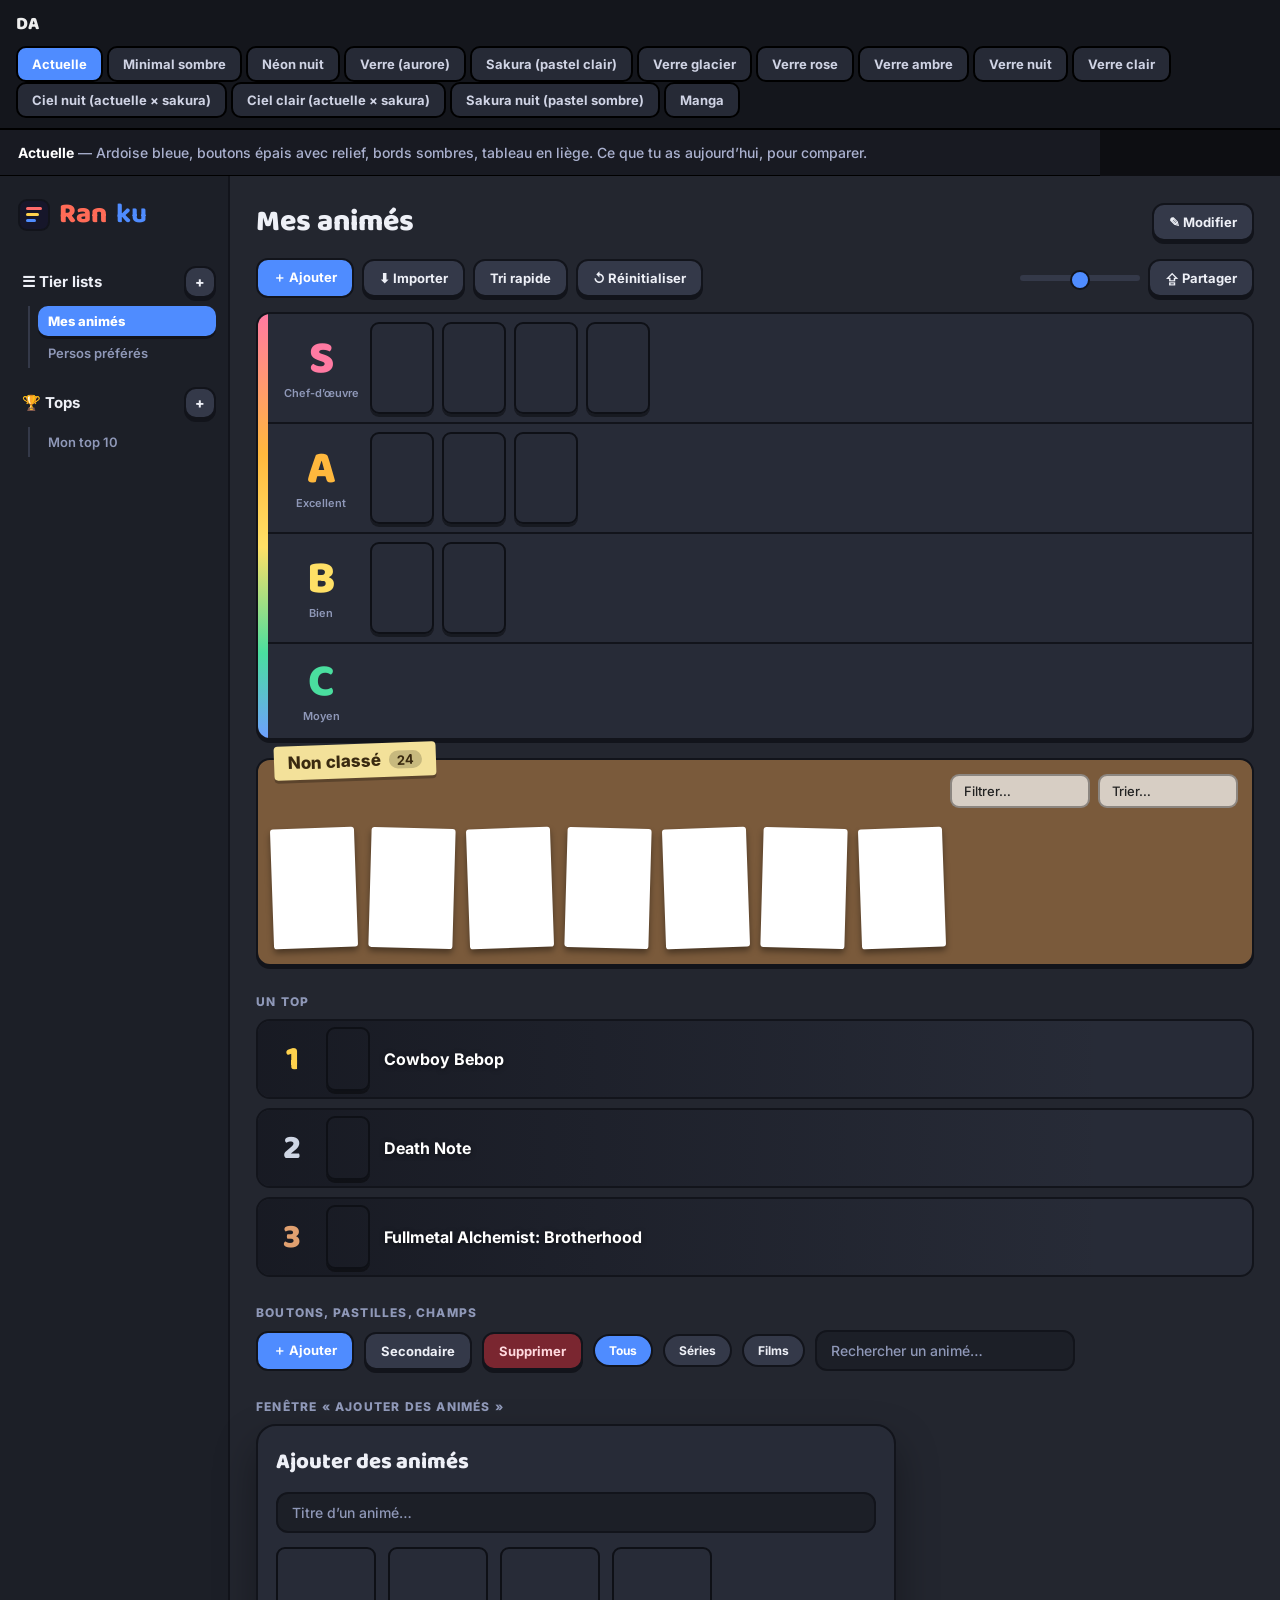
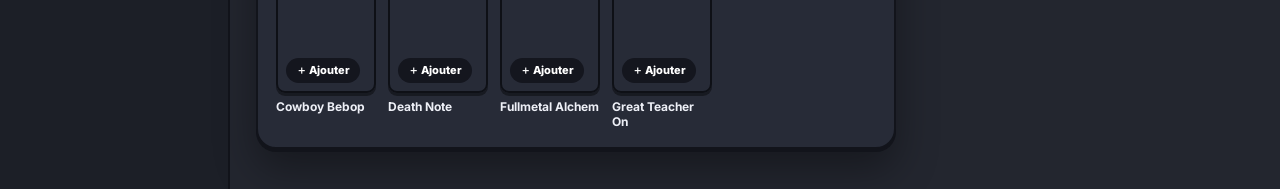
<file: design/da.html>
<!doctype html>
<html lang="fr"><head><meta charset="utf-8"><meta name="viewport" content="width=device-width,initial-scale=1"><title>Ranku : propositions de DA</title>
<link rel="preconnect" href="https://fonts.googleapis.com"><link href="https://fonts.googleapis.com/css2?family=Baloo+2:wght@700;800&family=Bangers&family=Fredoka:wght@500;600;700&family=Inter:wght@400;500;600;700;800&family=Space+Grotesk:wght@500;600;700&display=swap" rel="stylesheet">
<style>
* { box-sizing: border-box; margin: 0; }
body { font: 500 14px var(--fb, Inter), sans-serif; background: #0d0e12; color: #eee; }
button, input, select { font: inherit; color: inherit; border: 0; background: none; }
button { cursor: pointer; }

/* ===== sélecteur de DA (hors maquette) ===== */
.picker { position: sticky; top: 0; z-index: 50; display: flex; flex-wrap: wrap; align-items: center; gap: 8px; padding: 10px 16px; background: #14161c; border-bottom: 2px solid #000; }
.picker b { font: 800 18px 'Baloo 2'; margin-right: 8px; }
.picker button { padding: 8px 14px; border-radius: 10px; background: #262a36; font: 700 13px Inter; color: #cfd3e4; border: 2px solid #000; }
.picker button.on { background: #4f8cff; color: #fff; }
.blurb { padding: 12px 18px; background: #181a22; color: #aab1cf; line-height: 1.5; border-bottom: 1px solid #000; max-width: 1100px; }
.blurb b { color: #fff; }

/* ===== maquette : tout passe par des variables ===== */
.mock { --bg:#23262f; --side:#1c1f27; --panel:#272b37; --panel2:#343949; --text:#eef0f7; --muted:#8f98b8; --accent:#4f8cff; --accent-ink:#fff; --line:#12141b;
  --r:14px; --rb:12px; --bsh:0 3px 0 var(--line); --bb:2px solid var(--line); --glow:none; --ft:'Baloo 2'; --fb:Inter; --t1:#ff7aa2; --t2:#ffb83d; --t3:#ffe066; --t4:#4ade9f; --t5:#6ea0ff;
  --board:#7a5a3b; --note:#f3e19a; --note-ink:#3a2a10; --pol:#fff; --rowfx:rgba(20,22,30,.8); --sidebd:2px solid var(--line);
  background: var(--bg); color: var(--text); font-family: var(--fb), sans-serif; display: grid; grid-template-columns: 230px 1fr; min-height: 900px; }
.mock * { font-family: inherit; }
.mock .ft, .mock h2, .mock .logo, .mock .tl, .mock .num { font-family: var(--ft), sans-serif; }

.side { background: var(--side); border-right: var(--sidebd); padding: 16px 12px; display: flex; flex-direction: column; gap: 4px; }
.logo { font-size: 28px; font-weight: 800; padding: 0 6px 14px; display: flex; align-items: center; gap: 9px; } .logo i { width: 32px; height: 32px; border-radius: 9px; background: #16162a; border: var(--bb); display: inline-flex; flex-direction: column; justify-content: center; gap: 3px; padding: 0 6px; } .logo i s { height: 3px; border-radius: 2px; display: block; } .logo i s:nth-child(1) { background: #ff6b6b; } .logo i s:nth-child(2) { background: #ffd24d; width: 80%; } .logo i s:nth-child(3) { background: #4f8cff; width: 60%; }
.logo span { color: #ff6b57; } .logo b { color: var(--accent); }
.sd-h { display: flex; align-items: center; gap: 6px; margin-top: 8px; } .sd-h .n { flex: 1; display: flex; align-items: center; gap: 10px; padding: 9px 10px; font-weight: 700; font-size: 15px; color: var(--text); }
.pl { width: 32px; height: 32px; border-radius: var(--rb); background: var(--panel2); border: var(--bb); box-shadow: var(--bsh); display: flex; align-items: center; justify-content: center; font-weight: 800; }
.sd-l { margin: 2px 0 4px 16px; padding-left: 8px; border-left: 2px solid var(--panel2); display: flex; flex-direction: column; gap: 2px; }
.sd-i { padding: 7px 10px; border-radius: 10px; color: var(--muted); font-weight: 600; font-size: 13px; } .sd-i.on { background: var(--accent); color: var(--accent-ink); box-shadow: var(--bsh); font-weight: 800; }

.main { padding: 22px 26px 40px; max-width: 1060px; width: 100%; }
.pgt { display: flex; align-items: center; gap: 12px; margin-bottom: 12px; } .pgt h2 { font-size: 30px; font-weight: 800; margin-right: auto; }
.tools { display: flex; flex-wrap: wrap; align-items: center; gap: 8px; margin-bottom: 14px; } .tools .sp { flex: 1; }
.btn { display: inline-flex; align-items: center; gap: 7px; padding: 9px 15px; border-radius: var(--rb); background: var(--panel2); color: var(--text); border: var(--bb); box-shadow: var(--bsh); font-weight: 700; font-size: 13px; white-space: nowrap; }
.btn.p { background: var(--accent); color: var(--accent-ink); box-shadow: var(--bsh), var(--glow); }
.btn.d { background: #7a2630; color: #ffd9de; }
.range { width: 120px; height: 6px; border-radius: 9px; background: var(--panel2); position: relative; } .range::after { content: ''; position: absolute; left: 42%; top: -5px; width: 16px; height: 16px; border-radius: 50%; background: var(--accent); border: var(--bb); }

.tiers { position: relative; background: var(--panel); border: var(--bb); border-radius: var(--r); overflow: hidden; box-shadow: var(--bsh); }
.tiers::before { content: ''; position: absolute; left: 0; top: 0; bottom: 0; width: 10px; background: linear-gradient(180deg, var(--t1), var(--t2) 33%, var(--t3) 55%, var(--t4) 80%, var(--t5)); }
.tier { display: flex; align-items: center; border-top: 2px solid var(--tsep, var(--line)); min-height: 96px; } .tier:first-child { border-top: 0; }
.tl { width: 112px; padding-left: 14px; text-align: center; font-size: 46px; font-weight: 800; line-height: 1; display: flex; flex-direction: column; align-items: center; } .tl small { font: 600 11px var(--fb); color: var(--muted); margin-top: 4px; }
.tz { flex: 1; display: flex; flex-wrap: wrap; gap: 8px; padding: 8px 8px 8px 0; }
.pic { display: block; width: 64px; height: 92px; border-radius: 9px; background-size: cover; background-position: center; border: 2px solid #0e1016; box-shadow: 0 3px 0 rgba(0,0,0,.4); flex: none; }

.board { margin-top: 18px; position: relative; border-radius: var(--r); background: var(--board); border: var(--bb); padding: 40px 14px 16px; box-shadow: var(--bsh); }
.note { position: absolute; top: -16px; left: 16px; padding: 7px 14px; background: var(--note); color: var(--note-ink); font-weight: 800; font-size: 17px; transform: rotate(-2deg); border-radius: 4px; box-shadow: 0 3px 0 rgba(0,0,0,.25); display: flex; gap: 8px; align-items: center; } .note b { background: rgba(0,0,0,.18); padding: 1px 8px; border-radius: 99px; font-size: 13px; }
.bt { display: flex; gap: 8px; margin: -26px 0 14px auto; width: max-content; } .bt .in { padding: 7px 12px; border-radius: 9px; background: rgba(255,255,255,.7); color: #222; font-size: 13px; min-width: 140px; border: 2px solid rgba(0,0,0,.35); }
.pols { display: flex; flex-wrap: wrap; gap: 14px; padding-top: 6px; }
.pol { background: var(--pol); padding: 5px 5px 9px; border-radius: 3px; box-shadow: 0 4px 6px rgba(0,0,0,.4); } .pol:nth-child(odd) { transform: rotate(-2deg); } .pol:nth-child(even) { transform: rotate(1.6deg); }
.pol .pic { width: 74px; height: 106px; border-radius: 2px; border: 0; box-shadow: none; }

.sec { margin: 28px 0 10px; font: 800 12px var(--fb); letter-spacing: .1em; text-transform: uppercase; color: var(--muted); }
.rows { display: flex; flex-direction: column; gap: 9px; }
.row { position: relative; display: flex; align-items: center; gap: 14px; height: 80px; padding: 0 16px 0 14px; border-radius: var(--r); overflow: hidden; border: var(--bb); background: var(--panel); }
.row .bgp { position: absolute; inset: -20px; background-size: cover; background-position: center 25%; filter: blur(14px) saturate(1.2); opacity: .55; }
.row::after { content: ''; position: absolute; inset: 0; background: linear-gradient(90deg, var(--rowfx), transparent 85%); }
.row > *:not(.bgp) { position: relative; z-index: 2; } .row .num { width: 40px; text-align: center; font-size: 34px; font-weight: 800; } .row .pic { width: 44px; height: 64px; } .row b { font-size: 16px; color: #fff; text-shadow: 0 1px 5px rgba(0,0,0,.6); }
.comp { display: flex; flex-wrap: wrap; gap: 10px; align-items: center; }
.chip { padding: 7px 14px; border-radius: 99px; background: var(--panel2); font-weight: 700; font-size: 12px; border: var(--bb); } .chip.on { background: var(--accent); color: var(--accent-ink); }
.input { padding: 10px 14px; border-radius: var(--rb); background: var(--side); border: var(--bb); min-width: 260px; color: var(--muted); }
.dlg { margin-top: 6px; padding: 18px; border-radius: calc(var(--r) + 6px); background: var(--panel); border: var(--bb); box-shadow: var(--bsh), 0 20px 40px rgba(0,0,0,.35); max-width: 640px; }
.dlg h3 { font: 800 22px var(--ft); margin-bottom: 12px; } .dlg .grid { display: flex; gap: 12px; margin-top: 14px; } .dlg .c { width: 100px; } .dlg .c .pic { width: 100px; height: 146px; position: relative; } .dlg .c small { display: block; margin-top: 6px; font-weight: 700; font-size: 12px; }
.dlg .add { position: absolute; left: 8px; bottom: 8px; padding: 5px 10px; border-radius: 99px; background: rgba(15,17,24,.8); color: #fff; font: 800 11px var(--fb); border: 0; }

/* ======== DA 1 : actuelle (rien de plus : variables par défaut) ======== */

/* ======== DA 2 : Minimal sombre ======== */
.mock[data-da="min"] { --bg:#0e0f13; --side:#0e0f13; --panel:#14161c; --panel2:#1c1f27; --text:#e8e9ee; --muted:#7c8196; --accent:#7c6cff; --line:#23252e; --r:10px; --rb:8px; --bsh:none; --bb:1px solid var(--line); --ft:Inter; --fb:Inter; --t1:#ff6b8b; --t2:#ffa94d; --t3:#ffd43b; --t4:#51cf66; --t5:#4dabf7; --board:#14161c; --note:transparent; --note-ink:#e8e9ee; --pol:transparent; --rowfx:rgba(14,15,19,.85); --sidebd:1px solid var(--line); --tsep:#1c1f27; }
.mock[data-da="min"] .btn { font-weight: 600; } .mock[data-da="min"] .tiers::before { width: 3px; } .mock[data-da="min"] .logo, .mock[data-da="min"] h2, .mock[data-da="min"] .tl { font-weight: 700; letter-spacing: -.02em; }
.mock[data-da="min"] .note { position: static; transform: none; background: none; padding: 0 0 10px; font-size: 13px; color: var(--muted); box-shadow: none; text-transform: uppercase; letter-spacing: .08em; }
.mock[data-da="min"] .board { padding: 16px; } .mock[data-da="min"] .bt { margin: -34px 0 12px auto; } .mock[data-da="min"] .pol { padding: 0; box-shadow: none; transform: none !important; } .mock[data-da="min"] .pol .pic { border-radius: 8px; border: 1px solid #23252e; }
.mock[data-da="min"] .pic { box-shadow: none; border: 1px solid #23252e; } .mock[data-da="min"] .logo i { border-radius: 8px; }
.mock[data-da="min"] .tl { font-size: 38px; } .mock[data-da="min"] .row { height: 64px; } .mock[data-da="min"] .sd-i.on { background: #1c1f27; color: #fff; box-shadow: inset 2px 0 0 var(--accent); font-weight: 600; }
.mock[data-da="min"] .btn.p { box-shadow: 0 0 0 1px #9b8fff inset; }

/* ======== DA 3 : Néon nuit ======== */
.mock[data-da="neon"] { --bg:#0a0612; --side:#0d0818; --panel:#120b20; --panel2:#1c1233; --text:#f1eaff; --muted:#9a8cc2; --accent:#19e6d4; --accent-ink:#05161a; --line:#2c1f4d; --r:8px; --rb:8px; --bsh:0 0 0 transparent; --bb:1px solid #3b2a6b; --glow:0 0 16px rgba(25,230,212,.55); --ft:'Space Grotesk'; --fb:'Space Grotesk'; --t1:#ff3d9a; --t2:#ff9f1c; --t3:#f9f871; --t4:#19e6d4; --t5:#8b5cff; --board:#120b20; --note:transparent; --note-ink:#19e6d4; --pol:transparent; --rowfx:rgba(10,6,18,.85); --sidebd:1px solid #2c1f4d; --tsep:#2c1f4d; }
.mock[data-da="neon"] .btn { text-transform: uppercase; letter-spacing: .06em; font-size: 12px; border-color: #4a3590; } .mock[data-da="neon"] .btn.p { border-color: #19e6d4; }
.mock[data-da="neon"] .tl { text-shadow: 0 0 14px currentColor; } .mock[data-da="neon"] .tiers { box-shadow: 0 0 24px rgba(139,92,255,.25); border-color: #4a3590; } .mock[data-da="neon"] .tiers::before { box-shadow: 0 0 14px rgba(255,61,154,.7); width: 5px; }
.mock[data-da="neon"] .note { position: static; transform: none; background: none; padding: 0 0 10px; color: var(--accent); text-shadow: 0 0 10px var(--accent); font-size: 14px; text-transform: uppercase; letter-spacing: .14em; box-shadow: none; }
.mock[data-da="neon"] .board { padding: 16px; border-style: dashed; border-color: #4a3590; } .mock[data-da="neon"] .bt { margin: -34px 0 12px auto; } .mock[data-da="neon"] .pol { padding: 0; box-shadow: 0 0 14px rgba(139,92,255,.35); transform: none !important; } .mock[data-da="neon"] .pol .pic { border: 1px solid #8b5cff; border-radius: 4px; }
.mock[data-da="neon"] .pic { box-shadow: 0 0 10px rgba(139,92,255,.35); border-color: #3b2a6b; } .mock[data-da="neon"] .sd-i.on { background: rgba(25,230,212,.12); color: #19e6d4; box-shadow: inset 2px 0 0 #19e6d4; }
.mock[data-da="neon"] .row { border-color: #3b2a6b; } .mock[data-da="neon"] .row .num { text-shadow: 0 0 12px currentColor; } .mock[data-da="neon"] .chip.on { box-shadow: var(--glow); } .mock[data-da="neon"] .logo b, .mock[data-da="neon"] .logo span { text-shadow: 0 0 14px currentColor; }

/* ======== DA 4 : Verre (aurore) ======== */
.mock[data-da^="glass"] { --bg:#0b1020; --side:rgba(255,255,255,.05); --panel:rgba(255,255,255,.07); --panel2:rgba(255,255,255,.12); --text:#f4f6ff; --muted:#a9b2d6; --accent:#6aa7ff; --accent-ink:#06142e; --line:rgba(255,255,255,.18); --r:20px; --rb:14px; --bsh:0 8px 24px rgba(0,0,0,.25); --bb:1px solid var(--line); --ft:'Fredoka'; --fb:Inter; --t1:#ff8fb1; --t2:#ffc46b; --t3:#fff09a; --t4:#7ff0c0; --t5:#8fb4ff; --board:rgba(255,255,255,.06); --note:rgba(255,255,255,.18); --note-ink:#fff; --pol:rgba(255,255,255,.9); --rowfx:rgba(11,16,32,.7); --sidebd:1px solid var(--line); --tsep:rgba(255,255,255,.1);
  background: radial-gradient(900px 500px at 15% 0%, #3b2a8f 0%, transparent 60%), radial-gradient(800px 500px at 90% 20%, #0f7aa8 0%, transparent 60%), radial-gradient(900px 600px at 50% 100%, #8a2c7a 0%, transparent 60%), #0b1020; }
.mock[data-da^="glass"] .side, .mock[data-da^="glass"] .tiers, .mock[data-da^="glass"] .board, .mock[data-da^="glass"] .row, .mock[data-da^="glass"] .dlg, .mock[data-da^="glass"] .btn, .mock[data-da^="glass"] .chip, .mock[data-da^="glass"] .input { backdrop-filter: blur(16px); }
.mock[data-da^="glass"] .btn.p { background: linear-gradient(180deg, #8fbaff, #5b95f5); } .mock[data-da^="glass"] .tiers::before { width: 6px; border-radius: 6px; }
.mock[data-da^="glass"] .note { background: rgba(255,255,255,.18); backdrop-filter: blur(10px); border-radius: 99px; transform: none; top: -16px; border: 1px solid rgba(255,255,255,.3); box-shadow: none; }
.mock[data-da^="glass"] .sd-i.on { background: rgba(255,255,255,.18); color: #fff; border: 1px solid rgba(255,255,255,.3); box-shadow: none; }
.mock[data-da^="glass"] .pic { border-radius: 12px; border: 1px solid rgba(255,255,255,.3); } .mock[data-da^="glass"] .pol { border-radius: 14px; padding: 4px; } .mock[data-da^="glass"] .pol .pic { border-radius: 10px; }

/* ======== DA 5 : Sakura (pastel clair) ======== */
.mock[data-da="sakura"] { --bg:#fff4f1; --side:#ffe6ec; --panel:#ffffff; --panel2:#ffe9ef; --text:#4a2c3a; --muted:#a07a8b; --accent:#ff6f9c; --accent-ink:#fff; --line:#f0b9cb; --r:22px; --rb:99px; --bsh:0 4px 0 #f0b9cb; --bb:2px solid #f0b9cb; --ft:'Fredoka'; --fb:'Fredoka'; --t1:#ff7aa2; --t2:#ffb36b; --t3:#ffd966; --t4:#7fd8a8; --t5:#8fb8ff; --board:#fbe3c8; --note:#fff7a8; --note-ink:#6b4b1b; --pol:#fff; --rowfx:rgba(60,20,40,.78); --sidebd:2px solid #f0b9cb; --tsep:#f9d5e0; }
.mock[data-da="sakura"] .btn { color: #8b4a63; } .mock[data-da="sakura"] .btn.p { color: #fff; } .mock[data-da="sakura"] .btn.d { background: #ff8c8c; color: #fff; }
.mock[data-da="sakura"] .logo i { background: #fff; } .mock[data-da="sakura"] .sd-i.on { color: #fff; border-radius: 99px; } .mock[data-da="sakura"] .pl { color: #8b4a63; }
.mock[data-da="sakura"] .tier .tl small, .mock[data-da="sakura"] .sd-i { color: #a07a8b; } .mock[data-da="sakura"] .sd-i.on { color: #fff; } .mock[data-da="sakura"] .sec { color: #c08aa0; }
.mock[data-da="sakura"] .pic { border-color: #fff; box-shadow: 0 3px 0 rgba(240,185,203,.9); border-radius: 14px; } .mock[data-da="sakura"] .chip { color: #8b4a63; } .mock[data-da="sakura"] .chip.on { color: #fff; }
.mock[data-da="sakura"] .input { background: #fff; } .mock[data-da="sakura"] .range::after { border-color: #fff; } .mock[data-da="sakura"] .pol .pic { border-radius: 2px; }
.mock[data-da="sakura"] .row .num { color: #fff; } .mock[data-da="sakura"] .row { border-color: #f0b9cb; box-shadow: 0 4px 0 #f0b9cb; } .mock[data-da="sakura"] .dlg h3 { color: #4a2c3a; } .mock[data-da="sakura"] .dlg small { color: #4a2c3a; }
.mock[data-da="sakura"] .tl { filter: saturate(1.1); }

/* ======== DA 6 : Manga (noir & blanc + rouge) ======== */
.mock[data-da="manga"] { --bg:#f4f1ea; --side:#ffffff; --panel:#ffffff; --panel2:#ffe14d; --text:#111; --muted:#555; --accent:#e5262d; --accent-ink:#fff; --line:#111; --r:4px; --rb:4px; --bsh:4px 4px 0 #111; --bb:3px solid #111; --ft:'Bangers'; --fb:Inter; --t1:#e5262d; --t2:#111; --t3:#e5262d; --t4:#111; --t5:#e5262d; --board:#ffffff; --note:#ffe14d; --note-ink:#111; --pol:#fff; --rowfx:rgba(17,17,17,.82); --sidebd:3px solid #111; --tsep:#111;
  background-image: radial-gradient(#d9d3c4 1.2px, transparent 1.3px); background-size: 9px 9px; }
.mock[data-da="manga"] .btn { font-weight: 800; text-transform: uppercase; letter-spacing: .03em; } .mock[data-da="manga"] .btn.d { background: #111; color: #fff; }
.mock[data-da="manga"] .logo { font-size: 36px; letter-spacing: .03em; } .mock[data-da="manga"] .logo span { color: #111; } .mock[data-da="manga"] .logo b { color: #e5262d; } .mock[data-da="manga"] .logo i { background: #111; border-radius: 4px; }
.mock[data-da="manga"] h2, .mock[data-da="manga"] .tl, .mock[data-da="manga"] .row .num { letter-spacing: .04em; font-weight: 400; } .mock[data-da="manga"] h2 { font-size: 40px; } .mock[data-da="manga"] .tl { font-size: 58px; -webkit-text-stroke: 2px #111; paint-order: stroke fill; }
.mock[data-da="manga"] .tiers { background: #fff; } .mock[data-da="manga"] .tiers::before { background: #111; width: 8px; } .mock[data-da="manga"] .tl small { color: #555; font-weight: 700; }
.mock[data-da="manga"] .sd-i { color: #333; font-weight: 700; } .mock[data-da="manga"] .sd-i.on { background: #e5262d; color: #fff; border: 2px solid #111; }
.mock[data-da="manga"] .sd-h .n { color: #111; } .mock[data-da="manga"] .pl { background: #ffe14d; } .mock[data-da="manga"] .range { background: #ccc; } .mock[data-da="manga"] .range::after { background: #e5262d; }
.mock[data-da="manga"] .board { background-image: repeating-linear-gradient(135deg, #111 0 2px, #fff 2px 9px); } .mock[data-da="manga"] .note { border: 3px solid #111; border-radius: 2px; font-size: 20px; letter-spacing: .04em; font-weight: 400; transform: rotate(-3deg); } .mock[data-da="manga"] .note b { background: #111; color: #fff; }
.mock[data-da="manga"] .pic { border: 3px solid #111; border-radius: 2px; box-shadow: 3px 3px 0 #111; } .mock[data-da="manga"] .pol { border: 3px solid #111; box-shadow: 4px 4px 0 #111; border-radius: 2px; } .mock[data-da="manga"] .pol .pic { border: 0; box-shadow: none; }
.mock[data-da="manga"] .row .num { color: #ffe14d; -webkit-text-stroke: 2px #111; font-size: 40px; } .mock[data-da="manga"] .row { box-shadow: 4px 4px 0 #111; } .mock[data-da="manga"] .row b { font-family: Inter; font-weight: 800; }
.mock[data-da="manga"] .chip { background: #fff; border-width: 2px; } .mock[data-da="manga"] .chip.on { background: #e5262d; } .mock[data-da="manga"] .input { background: #fff; } .mock[data-da="manga"] .dlg h3 { font-weight: 400; font-size: 28px; } .mock[data-da="manga"] .dlg .add { background: #111; }
.mock[data-da="manga"] .sec { color: #111; } .mock[data-da="manga"] .sd-l { border-color: #111; } .mock[data-da="manga"] .bt .in { border-color: #111; }
.mock[data-da="min"] .bt .in, .mock[data-da="neon"] .bt .in, .mock[data-da^="glass"] .bt .in { background: var(--panel2); color: var(--muted); border: var(--bb); }
.mock[data-da="sakura"] .bt .in { background: #fff; color: #a07a8b; }

/* ======== DA 5b : Sakura nuit (pastel sombre) ======== */
.mock[data-da="sakuranuit"] { --bg:#1d1220; --side:#271828; --panel:#2f1f33; --panel2:#46304c; --text:#ffeef6; --muted:#c9a0b8; --accent:#ff7fae; --accent-ink:#3a0f24; --line:#120a14; --r:22px; --rb:99px; --bsh:0 4px 0 #120a14; --bb:2px solid #120a14; --ft:'Fredoka'; --fb:'Fredoka'; --t1:#ff8fb4; --t2:#ffb98a; --t3:#ffdf8a; --t4:#8fe3b4; --t5:#9fbfff; --board:#4b3140; --note:#ffeaa0; --note-ink:#5a3d12; --pol:#fff4f8; --rowfx:rgba(29,18,32,.8); --sidebd:2px solid #120a14; --tsep:#3d2a42; }
.mock[data-da="sakuranuit"] .btn.d { background: #c4506a; color: #fff; } .mock[data-da="sakuranuit"] .btn { box-shadow: 0 4px 0 #120a14; }
.mock[data-da="sakuranuit"] .logo i { background: #1d1220; } .mock[data-da="sakuranuit"] .sd-i.on { border-radius: 99px; } .mock[data-da="sakuranuit"] .sd-i { color: #c9a0b8; } .mock[data-da="sakuranuit"] .sd-i.on { color: #3a0f24; }
.mock[data-da="sakuranuit"] .pic { border-color: #ffe3ef; box-shadow: 0 3px 0 rgba(0,0,0,.5); border-radius: 14px; } .mock[data-da="sakuranuit"] .pol .pic { border-radius: 2px; box-shadow: none; }
.mock[data-da="sakuranuit"] .tiers { box-shadow: 0 4px 0 #120a14, 0 0 28px rgba(255,127,174,.12); } .mock[data-da="sakuranuit"] .tiers::before { width: 8px; border-radius: 0 8px 8px 0; }
.mock[data-da="sakuranuit"] .chip.on { color: #3a0f24; } .mock[data-da="sakuranuit"] .input { background: #271828; } .mock[data-da="sakuranuit"] .row .num { color: #fff; } .mock[data-da="sakuranuit"] .btn.p { box-shadow: 0 4px 0 #b24673; }
.mock[data-da="sakuranuit"] .bt .in { background: #fff4f8; color: #7a4a63; } .mock[data-da="sakuranuit"] .dlg .add { background: #3a0f24; } .mock[data-da="sakuranuit"] .sec { color: #c9a0b8; }

/* ======== Variantes de Verre ======== */
.mock[data-da="glassglace"] { --accent:#5cc8ff; --accent-ink:#04182a; --t1:#8fd3ff; --t2:#a8e6ff; --t3:#d6f6ff; --t4:#7ff0d8; --t5:#8fa8ff; background: radial-gradient(900px 500px at 15% 0%, #1b4fa8 0%, transparent 60%), radial-gradient(800px 500px at 90% 20%, #0f8aa8 0%, transparent 60%), radial-gradient(900px 600px at 50% 100%, #2a2f8f 0%, transparent 60%), #06101f; }
.mock[data-da="glassglace"] .btn.p { background: linear-gradient(180deg, #8fe0ff, #3fb4f0); }
.mock[data-da="glassrose"] { --accent:#ff8ac4; --accent-ink:#3a0a26; --t1:#ff8fc0; --t2:#ffb3a0; --t3:#ffe0a0; --t4:#b9f0c8; --t5:#c0a8ff; background: radial-gradient(900px 500px at 15% 0%, #8a2c7a 0%, transparent 60%), radial-gradient(800px 500px at 90% 20%, #4b2fa8 0%, transparent 60%), radial-gradient(900px 600px at 50% 100%, #b03a5a 0%, transparent 60%), #14081c; }
.mock[data-da="glassrose"] .btn.p { background: linear-gradient(180deg, #ffa8d6, #f06aae); }
.mock[data-da="glassambre"] { --accent:#ffb454; --accent-ink:#2e1600; --t1:#ff8a7a; --t2:#ffb454; --t3:#ffe07a; --t4:#9fe8b4; --t5:#ffa0d0; background: radial-gradient(900px 500px at 15% 0%, #b0451f 0%, transparent 60%), radial-gradient(800px 500px at 90% 20%, #8a2c5a 0%, transparent 60%), radial-gradient(900px 600px at 50% 100%, #d28a1f 0%, transparent 60%), #160a0a; }
.mock[data-da="glassambre"] .btn.p { background: linear-gradient(180deg, #ffd08a, #f09a30); }
.mock[data-da="glassnuit"] { --accent:#7aa2ff; --accent-ink:#05122e; --side:rgba(255,255,255,.035); --panel:rgba(255,255,255,.045); --panel2:rgba(255,255,255,.09); --line:rgba(255,255,255,.12); --bg:#07080d; background: radial-gradient(700px 420px at 10% 0%, rgba(80,70,200,.35) 0%, transparent 60%), radial-gradient(700px 420px at 95% 100%, rgba(30,120,170,.3) 0%, transparent 60%), #07080d; }
.mock[data-da="glassclair"] { --text:#1c2340; --muted:#5d6890; --accent:#4f8cff; --accent-ink:#fff; --side:rgba(255,255,255,.55); --panel:rgba(255,255,255,.55); --panel2:rgba(255,255,255,.75); --line:rgba(255,255,255,.9); --bsh:0 8px 24px rgba(60,80,160,.18); --note:rgba(255,255,255,.85); --note-ink:#1c2340; --rowfx:rgba(20,30,70,.7); --tsep:rgba(60,80,160,.12);
  background: radial-gradient(900px 500px at 10% 0%, #ffd1e8 0%, transparent 60%), radial-gradient(900px 500px at 95% 15%, #b8d8ff 0%, transparent 60%), radial-gradient(900px 600px at 50% 100%, #d9c8ff 0%, transparent 60%), #eef2ff; }
.mock[data-da="glassclair"] .tl small, .mock[data-da="glassclair"] .sd-i, .mock[data-da="glassclair"] .sec { color: #5d6890; } .mock[data-da="glassclair"] .sd-i.on { color: #fff; background: #4f8cff; } .mock[data-da="glassclair"] .btn { color: #1c2340; } .mock[data-da="glassclair"] .btn.p { color: #fff; background: linear-gradient(180deg, #7fb0ff, #4f8cff); } .mock[data-da="glassclair"] .btn.d { color: #fff; background: #e0566e; }
.mock[data-da="glassclair"] .chip { color: #1c2340; } .mock[data-da="glassclair"] .chip.on { color: #fff; } .mock[data-da="glassclair"] .dlg small, .mock[data-da="glassclair"] .dlg h3, .mock[data-da="glassclair"] .logo, .mock[data-da="glassclair"] h2, .mock[data-da="glassclair"] .sd-h .n { color: #1c2340; } .mock[data-da="glassclair"] .logo span { color: #ff6b57; } .mock[data-da="glassclair"] .logo b { color: #4f8cff; }
.mock[data-da="glassclair"] .note { color: #1c2340; border-color: #fff; } .mock[data-da="glassclair"] .pl { color: #1c2340; } .mock[data-da="glassclair"] .input, .mock[data-da="glassclair"] .bt .in { color: #5d6890; background: rgba(255,255,255,.8); } .mock[data-da="glassclair"] .tiers::before { width: 6px; } .mock[data-da="glassclair"] .pic { border-color: #fff; }

/* ======== Hybrides : actuelle x sakura, bleu dominant ======== */
.mock[data-da="cielnuit"] { --bg:#1b2335; --side:#17202f; --panel:#243049; --panel2:#33425f; --text:#eef3ff; --muted:#9fb0d4; --accent:#5b9bff; --accent-ink:#fff; --line:#0e1420; --r:22px; --rb:99px; --bsh:0 4px 0 #0e1420; --bb:2px solid #0e1420; --ft:'Fredoka'; --fb:'Fredoka'; --t1:#ff8fb4; --t2:#ffbf8a; --t3:#ffe48a; --t4:#8fe6c0; --t5:#8fb8ff; --board:#3a4a72; --note:#fff2a8; --note-ink:#4b3a12; --pol:#fff; --rowfx:rgba(20,28,46,.8); --sidebd:2px solid #0e1420; --tsep:#2c3a58; }
.mock[data-da="cielnuit"] .btn.p { box-shadow: 0 4px 0 #2f66c4; } .mock[data-da="cielnuit"] .btn.d { background: #c4506a; color: #fff; } .mock[data-da="cielnuit"] .logo i { background: #101828; }
.mock[data-da="cielnuit"] .pic { border-color: #e6f0ff; box-shadow: 0 3px 0 rgba(0,0,0,.45); border-radius: 14px; } .mock[data-da="cielnuit"] .pol .pic { border-radius: 2px; box-shadow: none; } .mock[data-da="cielnuit"] .tiers::before { width: 8px; border-radius: 0 8px 8px 0; }
.mock[data-da="cielnuit"] .sd-i.on { border-radius: 99px; box-shadow: 0 3px 0 #2f66c4; } .mock[data-da="cielnuit"] .input { background: #17202f; } .mock[data-da="cielnuit"] .bt .in { background: #eef3ff; color: #4a5a80; } .mock[data-da="cielnuit"] .chip.on { box-shadow: 0 3px 0 #2f66c4; }
.mock[data-da="cielnuit"] .dlg .add { background: #17202f; } .mock[data-da="cielnuit"] .row .num { color: #fff; }
.mock[data-da="cielclair"] { --bg:#eef4ff; --side:#e0ecff; --panel:#ffffff; --panel2:#e3eeff; --text:#1f2d4d; --muted:#6f82ab; --accent:#4f8cff; --accent-ink:#fff; --line:#b9cdf2; --r:22px; --rb:99px; --bsh:0 4px 0 #b9cdf2; --bb:2px solid #b9cdf2; --ft:'Fredoka'; --fb:'Fredoka'; --t1:#ff7aa2; --t2:#ffb36b; --t3:#ffd966; --t4:#7fd8a8; --t5:#6ea0ff; --board:#dbe8ff; --note:#fff3a0; --note-ink:#5a4a14; --pol:#fff; --rowfx:rgba(25,40,80,.72); --sidebd:2px solid #b9cdf2; --tsep:#dbe7fb; }
.mock[data-da="cielclair"] .btn { color: #2d4a85; } .mock[data-da="cielclair"] .btn.p { color: #fff; box-shadow: 0 4px 0 #3a70d4; } .mock[data-da="cielclair"] .btn.d { background: #ff8c9c; color: #fff; }
.mock[data-da="cielclair"] .logo i { background: #fff; } .mock[data-da="cielclair"] .sd-i { color: #6f82ab; } .mock[data-da="cielclair"] .sd-i.on { color: #fff; border-radius: 99px; box-shadow: 0 3px 0 #3a70d4; } .mock[data-da="cielclair"] .pl { color: #2d4a85; }
.mock[data-da="cielclair"] .pic { border-color: #fff; box-shadow: 0 3px 0 rgba(120,150,210,.6); border-radius: 14px; } .mock[data-da="cielclair"] .pol .pic { border-radius: 2px; } .mock[data-da="cielclair"] .chip { color: #2d4a85; } .mock[data-da="cielclair"] .chip.on { color: #fff; }
.mock[data-da="cielclair"] .input, .mock[data-da="cielclair"] .bt .in { background: #fff; color: #6f82ab; } .mock[data-da="cielclair"] .range::after { border-color: #fff; } .mock[data-da="cielclair"] .row .num { color: #fff; } .mock[data-da="cielclair"] .row { box-shadow: 0 4px 0 #b9cdf2; }
.mock[data-da="cielclair"] .dlg small, .mock[data-da="cielclair"] .dlg h3 { color: #1f2d4d; } .mock[data-da="cielclair"] .sec { color: #7f93bd; } .mock[data-da="cielclair"] .tiers::before { width: 8px; border-radius: 0 8px 8px 0; } .mock[data-da="cielclair"] .tl small { color: #6f82ab; } .mock[data-da="cielclair"] .dlg .add { background: #1f2d4d; }
</style></head><body>
<div class="picker"><b>DA</b><span id="btns"></span></div>
<div class="blurb" id="blurb"></div>
<div class="mock" id="m" data-da="actuelle"></div>
<script>
const base = 'https://cdn.myanimelist.net/images/anime/';
const P = ['4/19644.jpg', '1079/138100.jpg', '1223/96541.jpg', '13/11460.jpg', '1791/154233.jpg', '1958/158341.jpg', '1639/148263.jpg', '12/76049.jpg'];
const names = ['Cowboy Bebop', 'Death Note', 'Fullmetal Alchemist: Brotherhood', 'Great Teacher Onizuka', 'Ikoku Nikki'];
const pic = (i, c = '') => `<span class="pic ${c}" style="background-image:url(${base}${P[i % P.length]})"></span>`;
const DAS = {
  actuelle: ['Actuelle', 'Ardoise bleue, boutons épais avec relief, bords sombres, tableau en liège. Ce que tu as aujourd’hui, pour comparer.'],
  min: ['Minimal sombre', 'Noir profond, traits fins, aucun relief, un seul accent violet. Très sobre et rapide à lire, style Linear / Notion sombre. L’affiche est la seule chose qui ressort.'],
  neon: ['Néon nuit', 'Fond violet très sombre, contours fins, lueurs cyan et magenta, lettres des tiers qui brillent, titres en capitales. Ambiance cyberpunk / arcade.'],
  glass: ['Verre (aurore)', 'Fond dégradé coloré flou, panneaux en verre dépoli translucides, très arrondi, doux et moderne (style iOS / Windows 11).'],
  sakura: ['Sakura (pastel clair)', 'Thème CLAIR rose et crème, formes toutes rondes, police ronde et joyeuse. Mignon, « kawaii ». Le seul thème clair avec Manga.'],
  glassglace: ['Verre glacier', 'Verre à dominante BLEU cyan : aurore bleue et turquoise, accent bleu ciel. Le plus proche de ton bleu actuel.'],
  glassrose: ['Verre rose', 'Verre aux tons rose et violet, accent rose bonbon. Plus doux, plus « sakura ».'],
  glassambre: ['Verre ambre', 'Verre chaud : orange, rose et prune, accent ambre. Ambiance coucher de soleil.'],
  glassnuit: ['Verre nuit', 'Verre très SOMBRE et discret : presque noir avec deux halos colorés. Plus de contraste, moins coloré.'],
  glassclair: ['Verre clair', 'Verre en version CLAIRE : fond pastel rose et bleu, panneaux blancs givrés, texte foncé, accent bleu.'],
  cielnuit: ['Ciel nuit (actuelle × sakura)', 'Mélange : l’ardoise bleue et les boutons à relief de la DA actuelle, avec les formes toutes rondes, la police ronde et les tiers pastel de Sakura. Le BLEU reste la couleur principale, le rose n’apparaît que dans les tiers.'],
  cielclair: ['Ciel clair (actuelle × sakura)', 'Même mélange en version CLAIRE : fond bleu très pâle, panneaux blancs, accent bleu, tiers pastel. Comme Sakura mais en bleu.'],
  sakuranuit: ['Sakura nuit (pastel sombre)', 'Le Sakura passé en SOMBRE : fond aubergine, panneaux prune, rose pastel en accent, mêmes formes toutes rondes et police ronde. Doux et chaleureux, sans le côté blanc.'],
  manga: ['Manga', 'Papier crème à trame de points, gros traits noirs, ombres dures, rouge et jaune vifs, titres en police de bande dessinée. Le plus marqué.'],
};
function html() {
  const tiers = [['S', 'var(--t1)', 'Chef-d’œuvre', [0, 1, 2, 3]], ['A', 'var(--t2)', 'Excellent', [4, 5, 6]], ['B', 'var(--t3)', 'Bien', [7, 0]], ['C', 'var(--t4)', 'Moyen', []]];
  return `
  <aside class="side">
    <div class="logo"><i><s></s><s></s><s></s></i><span>Ran</span><b>ku</b></div>
    <div class="sd-h"><span class="n">☰ Tier lists</span><span class="pl">+</span></div>
    <div class="sd-l"><div class="sd-i on">Mes animés</div><div class="sd-i">Persos préférés</div></div>
    <div class="sd-h"><span class="n">🏆 Tops</span><span class="pl">+</span></div>
    <div class="sd-l"><div class="sd-i">Mon top 10</div></div>
  </aside>
  <main class="main">
    <div class="pgt"><h2>Mes animés</h2><button class="btn">✎ Modifier</button></div>
    <div class="tools"><button class="btn p">＋ Ajouter</button><button class="btn">⬇ Importer</button><button class="btn">Tri rapide</button><button class="btn">↺ Réinitialiser</button><span class="sp"></span><span class="range"></span><button class="btn">⇪ Partager</button></div>
    <div class="tiers">${tiers.map(([l, c, d, ids]) => `<div class="tier"><div class="tl" style="color:${c}">${l}<small>${d}</small></div><div class="tz">${ids.map((i) => pic(i)).join('')}</div></div>`).join('')}</div>
    <div class="board"><div class="note">Non classé <b>24</b></div><div class="bt"><span class="in">Filtrer…</span><span class="in">Trier…</span></div><div class="pols">${[3, 5, 1, 6, 2, 4, 0].map((i) => `<div class="pol">${pic(i)}</div>`).join('')}</div></div>

    <div class="sec">Un top</div>
    <div class="rows">${names.slice(0, 3).map((n, i) => `<div class="row"><span class="bgp" style="background-image:url(${base}${P[i]})"></span><span class="num" style="color:${['#ffd24d', '#cfd6e4', '#e0a070'][i]}">${i + 1}</span>${pic(i)}<b>${n}</b></div>`).join('')}</div>

    <div class="sec">Boutons, pastilles, champs</div>
    <div class="comp"><button class="btn p">＋ Ajouter</button><button class="btn">Secondaire</button><button class="btn d">Supprimer</button><span class="chip on">Tous</span><span class="chip">Séries</span><span class="chip">Films</span><span class="input">Rechercher un animé…</span></div>

    <div class="sec">Fenêtre « Ajouter des animés »</div>
    <div class="dlg"><h3>Ajouter des animés</h3><span class="input" style="display:block">Titre d’un animé…</span>
      <div class="grid">${[0, 1, 2, 3].map((i) => `<div class="c"><div class="pic" style="background-image:url(${base}${P[i]});position:relative"><span class="add">＋ Ajouter</span></div><small>${names[i % 5].slice(0, 16)}</small></div>`).join('')}</div></div>
  </main>`;
}
const m = document.getElementById('m');
m.innerHTML = html();
document.getElementById('btns').innerHTML = Object.entries(DAS).map(([k, [n]]) => `<button data-k="${k}">${n}</button>`).join(' ');
function pick(k) {
  m.dataset.da = k;
  document.querySelectorAll('.picker button').forEach((b) => b.classList.toggle('on', b.dataset.k === k));
  document.getElementById('blurb').innerHTML = `<b>${DAS[k][0]}</b> — ${DAS[k][1]}`;
  history.replaceState(null, '', '#' + k);
}
document.getElementById('btns').addEventListener('click', (e) => { const b = e.target.closest('[data-k]'); if (b) pick(b.dataset.k); });
pick(DAS[location.hash.slice(1)] ? location.hash.slice(1) : 'actuelle');
</script></body></html>
</file>
